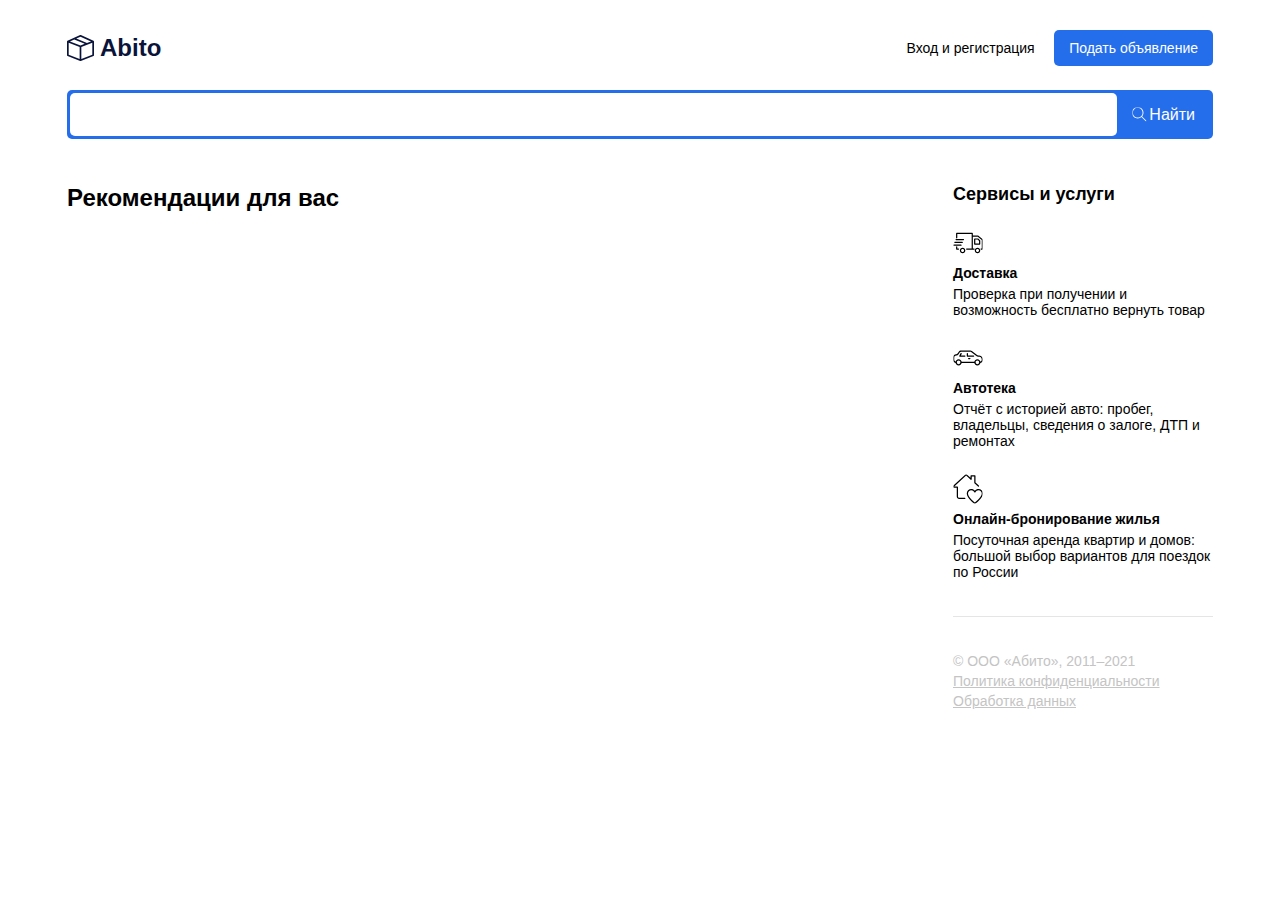
<file: index.html>
<!DOCTYPE html>
<html lang="en">
<head>
    <meta charset="UTF-8">
    <meta name="viewport" content="width=device-width, initial-scale=1.0">
    <link rel="stylesheet" href="./style.css">
    <script src="./script.js" defer></script>
    <title>Abito</title>
</head>
<body>
    <header class="header">
        <div class="container">
            <div class="header-box">
                <a href="/" class="header-logo">
                    <img src="./img/logo.svg" alt="logo">
                    <span>Abito</span>
                </a>
                <div class="header-controls">
                    <button class="btn btn-outline">Вход и регистрация</button>
                    <button class="btn btn-primery">Подать объявление</button>
                </div>
                <div class="header-burger">
                    <img src="./img/Burger.svg" alt="burger">
                </div>
            </div>
        </div>
    </header>
    <main>
        <section class="search">
            <div class="container">
                <div class="search-box">
                    <input type="text">
                    <button class="btn btn-primery search-btn">
                        <img src="./img/search.svg" alt="" class="search-btn__icon">
                        <span class="search-btn__text">Найти</span>
                    </button>
                </div>
            </div>
        </section>
        <section class="content">
            <div class="container">
                <div class="content-box">
                    <div class="content-main">
                        <h2 class="content-main__title">Рекомендации для вас</h2>
                        <div class="content-main__list">
                            <!-- <a href="/product.html" class="content-main__list-item">
                                <div class="content-main__list-item--img">
                                    <img src="./img/card-img.png" alt="card-img.png">
                                </div>
                                <h5 class="content-main__list-item--title">
                                    Пвх материал 2й сорт
                                </h5>
                                <stron class="content-main__list-item--price">
                                    170 ₽
                                </stron>
                                <div class="content-main__list-item--desc-box">
                                    <span class="content-main__list-item--desc">
                                        Казань, р-н Вахитовский
                                    </span>
                                    <span class="content-main__list-item--desc">
                                        10 июля 11:39
                                    </span>
                                </div>   
                            </a>
                            <a href="/product.html" class="content-main__list-item">
                                <div class="content-main__list-item--img">
                                    <img src="./img/card-img.png" alt="card-img.png">
                                </div>
                                <h5 class="content-main__list-item--title">
                                    Пвх материал 2й сорт
                                </h5>
                                <stron class="content-main__list-item--price">
                                    170 ₽
                                </stron>
                                <div class="content-main__list-item--desc-box">
                                    <span class="content-main__list-item--desc">
                                        Казань, р-н Вахитовский
                                    </span>
                                    <span class="content-main__list-item--desc">
                                        10 июля 11:39
                                    </span>
                                </div>   
                            </a>
                            <a href="/product.html" class="content-main__list-item">
                                <div class="content-main__list-item--img">
                                    <img src="./img/card-img.png" alt="card-img.png">
                                </div>
                                <h5 class="content-main__list-item--title">
                                    Пвх материал 2й сорт
                                </h5>
                                <stron class="content-main__list-item--price">
                                    170 ₽
                                </stron>
                                <div class="content-main__list-item--desc-box">
                                    <span class="content-main__list-item--desc">
                                        Казань, р-н Вахитовский
                                    </span>
                                    <span class="content-main__list-item--desc">
                                        10 июля 11:39
                                    </span>
                                </div>   
                            </a>
                            <a href="/product.html" class="content-main__list-item">
                                <div class="content-main__list-item--img">
                                    <img src="./img/card-img.png" alt="card-img.png">
                                </div>
                                <h5 class="content-main__list-item--title">
                                    Пвх материал 2й сорт
                                </h5>
                                <stron class="content-main__list-item--price">
                                    170 ₽
                                </stron>
                                <div class="content-main__list-item--desc-box">
                                    <span class="content-main__list-item--desc">
                                        Казань, р-н Вахитовский
                                    </span>
                                    <span class="content-main__list-item--desc">
                                        10 июля 11:39
                                    </span>
                                </div>   
                            </a>
                            <a href="/product.html" class="content-main__list-item">
                                <div class="content-main__list-item--img">
                                    <img src="./img/card-img.png" alt="card-img.png">
                                </div>
                                <h5 class="content-main__list-item--title">
                                    Пвх материал 2й сорт
                                </h5>
                                <stron class="content-main__list-item--price">
                                    170 ₽
                                </stron>
                                <div class="content-main__list-item--desc-box">
                                    <span class="content-main__list-item--desc">
                                        Казань, р-н Вахитовский
                                    </span>
                                    <span class="content-main__list-item--desc">
                                        10 июля 11:39
                                    </span>
                                </div>   
                            </a>
                            <a href="/product.html" class="content-main__list-item">
                                <div class="content-main__list-item--img">
                                    <img src="./img/card-img.png" alt="card-img.png">
                                </div>
                                <h5 class="content-main__list-item--title">
                                    Пвх материал 2й сорт
                                </h5>
                                <stron class="content-main__list-item--price">
                                    170 ₽
                                </stron>
                                <div class="content-main__list-item--desc-box">
                                    <span class="content-main__list-item--desc">
                                        Казань, р-н Вахитовский
                                    </span>
                                    <span class="content-main__list-item--desc">
                                        10 июля 11:39
                                    </span>
                                </div>   
                            </a> -->
                        </div>
                    </div>
                    <div class="content-side">
                        <h3 class="content-side__title">Сервисы и услуги</h3>
                        <div class="content-side__box">
                            <div class="content-side__list">
                                <div class="content-side__list-item">
                                    <img class="content-side__list-item--img" src="./img/side-info1.svg" alt="">
                                    <h5 class="content-side__list-item--title">Доставка</h5>
                                    <p class="content-side__list-item--text">Проверка при получении и возможность бесплатно вернуть товар</p>
                                </div>
                                <div class="content-side__list-item">
                                    <img class="content-side__list-item--img" src="./img/side-info2.svg" alt="">
                                    <h5 class="content-side__list-item--title">Автотека</h5>
                                    <p class="content-side__list-item--text">Отчёт с историей авто: пробег, владельцы, сведения о залоге, ДТП и ремонтах</p>
                                </div>
                                <div class="content-side__list-item">
                                    <img class="content-side__list-item--img" src="./img/side-info3.svg" alt="">
                                    <h5 class="content-side__list-item--title">Онлайн-бронирование жилья</h5>
                                    <p class="content-side__list-item--text">Посуточная аренда квартир и домов: большой выбор вариантов для поездок по России</p>
                                </div>
                            </div>
                            <div class="content-side__footer">
                                <p class="content-side__footer--item">
                                    © ООО «Абито», 2011–2021
                                </p>
                                <a href="#" class="content-side__footer--item">
                                    Политика конфиденциальности
                                </a>
                                <a href="#" class="content-side__footer--item">
                                    Обработка данных
                                </a>
                            </div>
                        </div>
                    </div>
                </div>
            </div>
        </section>
    </main>
</body>
</html>
</file>
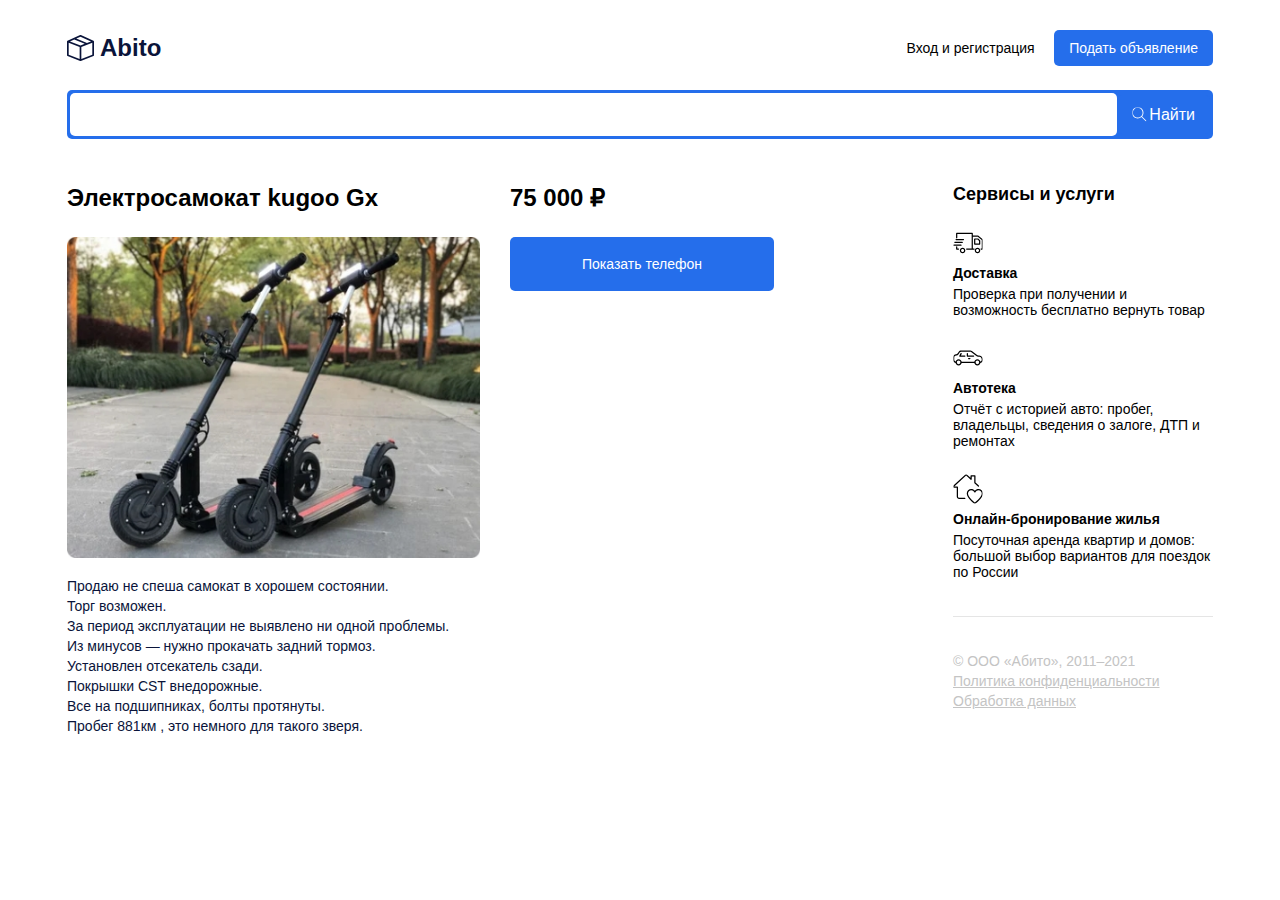
<file: product.html>
<!DOCTYPE html>
<html lang="en">
<head>
    <meta charset="UTF-8">
    <meta name="viewport" content="width=device-width, initial-scale=1.0">
    <link rel="stylesheet" href="./style.css">
    <title>Abito</title>
</head>
<body>
    <header class="header">
        <div class="container">
            <div class="header-box">
                <a href="/" class="header-logo">
                    <img src="./img/logo.svg" alt="logo">
                    <span>Abito</span>
                </a>
                <div class="header-controls">
                    <button class="btn btn-outline">Вход и регистрация</button>
                    <button class="btn btn-primery">Подать объявление</button>
                </div>
                <div class="header-burger">
                    <img src="./img/Burger.svg" alt="burger">
                </div>
            </div>
        </div>
    </header>
    <main>
        <section class="search">
            <div class="container">
                <div class="search-box">
                    <input type="text">
                    <button class="btn btn-primery search-btn">
                        <img src="./img/search.svg" alt="" class="search-btn__icon">
                        <span class="search-btn__text">Найти</span>
                    </button>
                </div>
            </div>
        </section>
        <section class="content">
            <div class="container">
                <div class="content-box">
                    <div class="content-product">
                        <div class="content-product__left">
                            <h2 class="content-product__title">Электросамокат kugoo Gx</h2>
                            <img src="./img/product-img.jpeg" alt="product-img" class="content-product__img">
                            <p class="content-product__text">
                                Продаю не спеша самокат в хорошем состоянии. <br>
                                Торг возможен. <br>
                                За период эксплуатации не выявлено ни одной проблемы. <br>
                                Из минусов — нужно прокачать задний тормоз. <br>
                                Установлен отсекатель сзади. <br>
                                Покрышки CST внедорожные. <br>
                                Все на подшипниках, болты протянуты. <br>
                                Пробег 881км , это немного для такого зверя.
                            </p>
                        </div>
                        <div class="content-product__right">
                            <h2 class="content-product__price">75 000 ₽</h2>
                            <button class="btn btn-primery btn-large">Показать телефон</button>
                        </div>
                        
                    </div>
                    <div class="content-side">
                        <h3 class="content-side__title">Сервисы и услуги</h3>
                        <div class="content-side__box">
                            <div class="content-side__list">
                                <div class="content-side__list-item">
                                    <img class="content-side__list-item--img" src="./img/side-info1.svg" alt="">
                                    <h5 class="content-side__list-item--title">Доставка</h5>
                                    <p class="content-side__list-item--text">Проверка при получении и возможность бесплатно вернуть товар</p>
                                </div>
                                <div class="content-side__list-item">
                                    <img class="content-side__list-item--img" src="./img/side-info2.svg" alt="">
                                    <h5 class="content-side__list-item--title">Автотека</h5>
                                    <p class="content-side__list-item--text">Отчёт с историей авто: пробег, владельцы, сведения о залоге, ДТП и ремонтах</p>
                                </div>
                                <div class="content-side__list-item">
                                    <img class="content-side__list-item--img" src="./img/side-info3.svg" alt="">
                                    <h5 class="content-side__list-item--title">Онлайн-бронирование жилья</h5>
                                    <p class="content-side__list-item--text">Посуточная аренда квартир и домов: большой выбор вариантов для поездок по России</p>
                                </div>
                            </div>
                            <div class="content-side__footer">
                                <p class="content-side__footer--item">
                                    © ООО «Абито», 2011–2021
                                </p>
                                <a href="#" class="content-side__footer--item">
                                    Политика конфиденциальности
                                </a>
                                <a href="#" class="content-side__footer--item">
                                    Обработка данных
                                </a>
                            </div>
                        </div>
                    </div>
                </div>
            </div>
        </section>
    </main>
</body>
</html>
</file>
<file: style.css>
*{
    box-sizing: border-box;
}
body{
    margin: 0;
    padding: 0;
    font-family: sans-serif;
}
.container{
    width: 100%;
    max-width: 1170px;
    padding: 0 12px;
    margin: 0 auto;
}
.btn{
    line-height: 16px;
    font-size: 14px;
    font-weight: 400;
    padding: 10px 15px;
    border-radius: 5px;
    border: none;
    cursor: pointer;
}
.btn-outline{
    background-color: transparent;
}
.btn-primery{
    background: rgb(37, 110, 235);
    color: rgb(255, 255, 255);
}
.header{
    padding-top: 30px;
    padding-bottom: 24px;
}
.header-box{
    display: flex;
    justify-content: space-between;
    align-items: center;
}
.header-logo{
    display: flex;
    justify-content: flex-start;
    align-items: center;
    text-decoration: none;
    color: rgb(10, 20, 58);
}
.header-logo span{
    line-height: 28px;
    font-size: 24px;
    font-weight: 700;
    margin-left: 6px;
}
.header-burger{
    width: 30px;
    height: 19px;
    display: none;
}
.search{
    margin-bottom: 45px;
}
.search-box{
    width: 100%;
    border-radius: 5px;
    background-color: rgb(37, 110, 235);
    padding: 3px;
    display: flex;
    align-items: center;
    justify-content: flex-start;
}
.search-box input{
    min-width: 0;
    flex-grow: 1;
    outline: none;
    padding: 14px 22px;
    border-radius: 5px;
    border: none;
}
.search-btn{
    display: flex;
    align-items: center;
}
.search-btn .search-btn__icon{
    width: 15px;
    height: 15px;
}
.search-btn .search-btn__text{
    margin-left: 2px;
    font-size: 16px;
    line-height: 19px;
}
.content{
    padding-bottom: 50px;
}
.content-box{
    display: flex;
    justify-content: space-between;
    align-items: flex-start;
    gap: 30px;
}
.content-main{
    flex-grow: 1;
    
}
.content-main__title{
    font-size: 24px;
    font-weight: 700;
    line-height: 28px;
    margin-top: 0;
    margin-bottom: 25px;
}
.content-main__list{
    display: flex;
    justify-content: space-between;
    flex-wrap: wrap;
    row-gap: 30px;
}
.content-main__list-item{
    width: calc((100% - 60px) / 3);
    display: flex;
    flex-direction: column;
    align-items: flex-start;
    border-radius: 10px;
    overflow: hidden;
    text-decoration: none;
}
.content-main__list-item--img{
    width: 100%;
    display: flex;
}
.content-main__list-item--img img{
    width: 100%;
}
.content-main__list-item--title{
    margin-top: 15px;
    margin-bottom: 5px;
    font-size: 16px;
    line-height: 19px;
    color: rgb(10, 20, 58);
}
.content-main__list-item:hover .content-main__list-item--title{
    color: rgb(37, 110, 235);       
}

.content-main__list-item--price{
    font-size: 16px;
    line-height: 19px;
    margin-bottom: 10px;
    color: rgb(10, 20, 58);
    font-weight: 700;
}
.content-main__list-item--desc-box{
    display: flex;
    flex-direction: column;
    row-gap: 4px;
}
.content-main__list-item--desc{
    font-size: 14px;
    line-height: 16px;
    color: rgb(196, 196, 196);
}
.content-side{
    width: 260px;
    min-width: 260px;
}
.content-side__title{
    font-size: 18px;
    font-weight: 700;
    line-height: 21px;
    margin-top: 0;
    margin-bottom: 23px;
}
.content-side__list{
    display: flex;
    flex-direction: column;
    justify-content:space-between;
    height: 100%;
    row-gap: 25px;
    border-bottom: 1px solid rgb(229, 229, 229);
    padding-bottom: 36px;
    margin-bottom: 36px;
}
.content-side__list-item{
    display: flex;
    flex-direction: column;
    align-items: flex-start;
}

.content-side__list-item--title{
    margin-top: 7px;
    margin-bottom: 5px;
    font-size: 14px;
    line-height: 16px;
}
.content-side__list-item--text{
    font-size: 14px;
    line-height: 16px;
    font-weight: 400;
    margin: 0;
}
.content-side__footer{
    display: flex;
    flex-direction: column;
    gap: 4px;
}
.content-side__footer--item{
    font-size: 14px;
    line-height: 16px;
    color: rgb(196, 196, 196);
    margin: 0;
}

.content-product{
    display: flex;
    flex-grow: 1;
    gap: 30px;
}
.content-product__left{
    flex-basis: 50%;
}
.content-product__right{
    flex-basis: 50%;
}
.content-product__title, .content-product__price{
    font-size: 24px;
    font-weight: 700;
    line-height: 28px;
    margin-top: 0;
    margin-bottom: 25px;
}
.content-product__img{
    width: 100%;
}
.content-product__text{
    font-size: 14px;
    font-weight: 400;
    line-height: 20px;
    color: rgb(10, 20, 58);
}
.btn-large{
padding: 19px 72px;
}
@media (max-width:1200px){
    .container{
        max-width: 930px;
    }
    .content-main__list-item{
        width: calc((100% - 30px) / 2);
    }
}
@media (max-width:991px){
    .container{
        max-width: 730px;
    }
    .content-box{
        flex-direction: column;
    }
    .content-main{
        width: 100%;
        
    }
    .content-side{
        width: 100%;
        min-width: none;
    }
    .content-product__left{
        flex-basis: 100%;
        width: 100%;
    }
    .content-product__right{
        flex-basis: 100%;
        width: 100%;
    }
    .content-product{
        flex-direction: column;
        width: 100%;
    }
}
@media (max-width:786px){
    .container{
        max-width: 100%;
    }
    .header-burger{
        display: block;
    }
    .header-controls{
        display: none;
    }
    .search-btn .search-btn__text{
        display: none;
    }
    
}
@media (max-width:480px){
    .content-main__list-item{
        width: 100%;
    }
}
</file>
